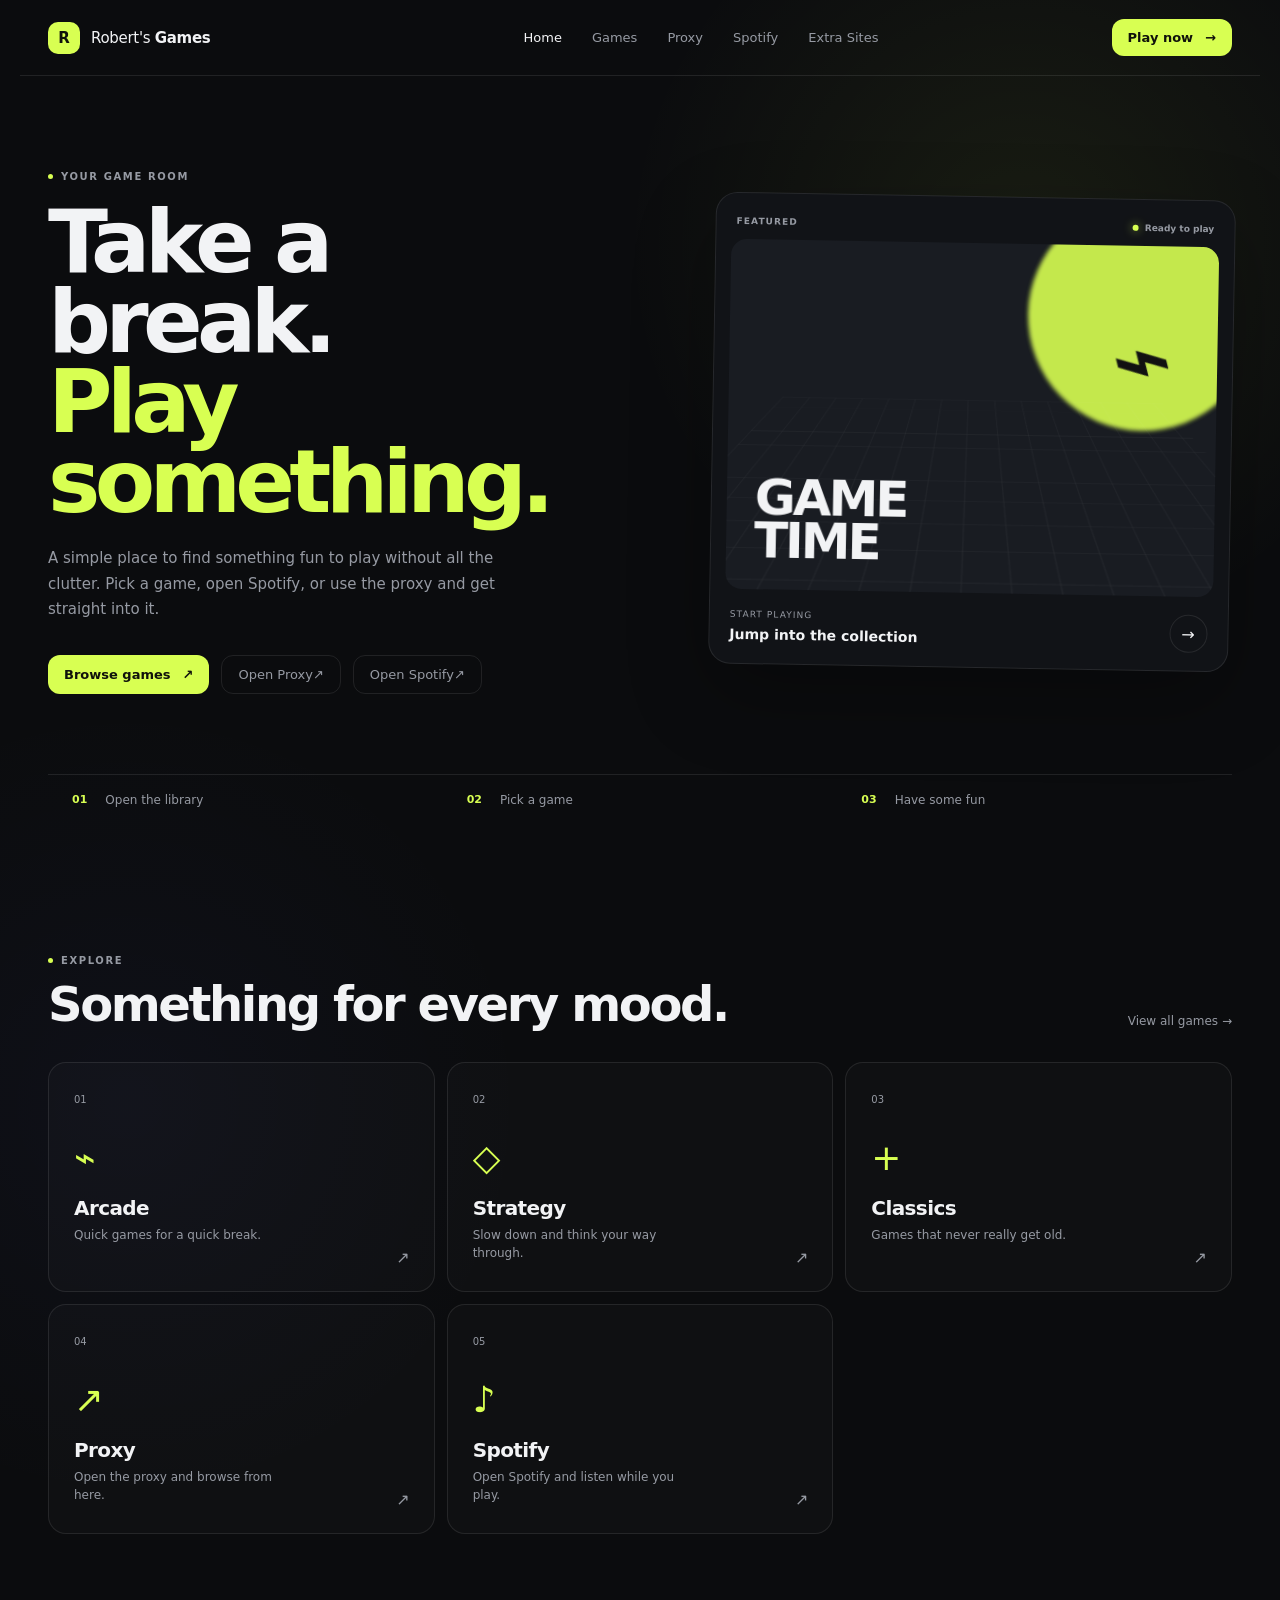
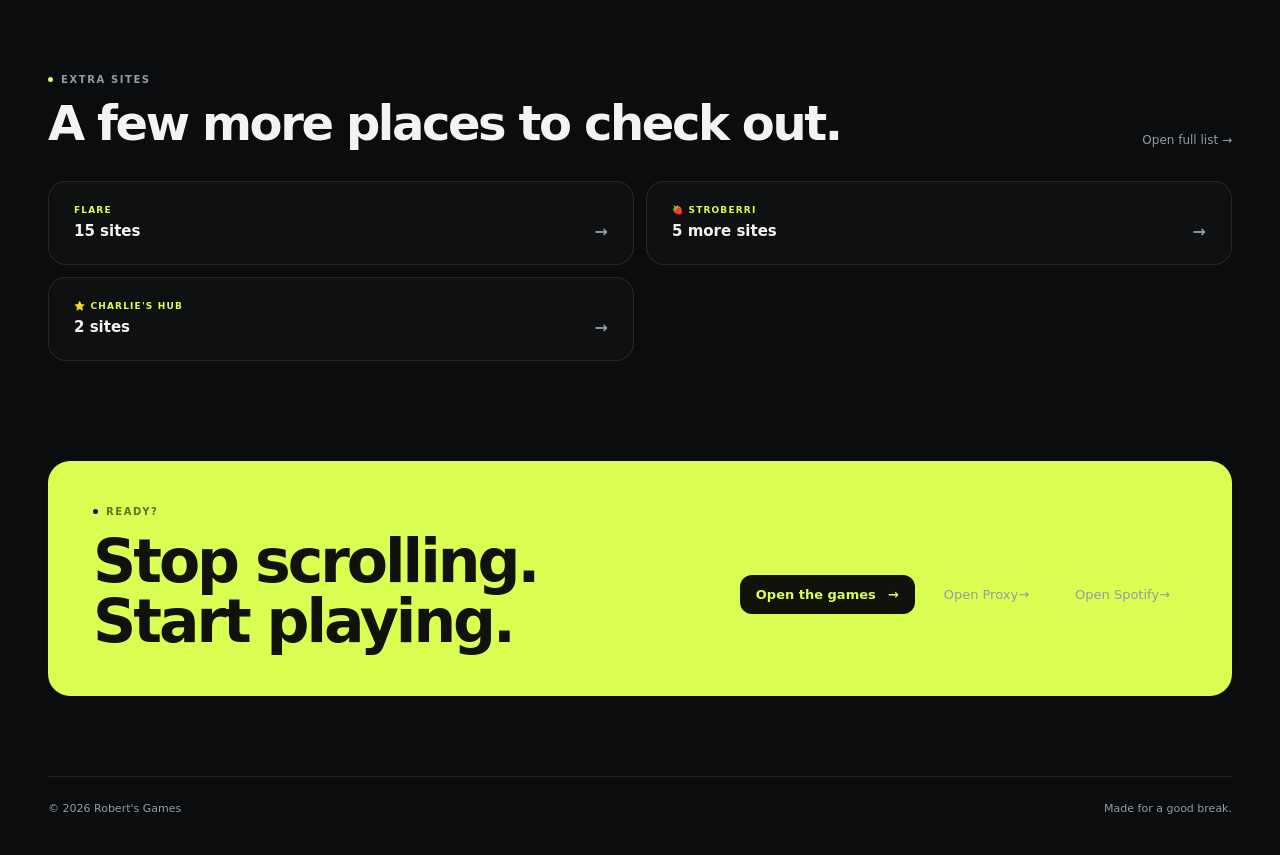
<file: index.html>
<!DOCTYPE html>
<html lang="en">
<head>
  <meta charset="UTF-8">
  <meta name="viewport" content="width=device-width, initial-scale=1.0">
  <meta name="description" content="Robert's Games — a clean, modern place to play.">
  <title>Robert's Games</title>
  <link rel="stylesheet" href="style.css">

  <script>
    (() => {
      const theme = localStorage.getItem("siteTheme") || "dark";
      document.documentElement.dataset.theme = theme;
    })();
  </script>
</head>

<body>

  <header class="topbar">

    <a class="brand" href="index.html" aria-label="Robert's Games home">
      <span class="brand-mark">R</span>
      <span>Robert's <b>Games</b></span>
    </a>

    <nav class="nav">
      <a class="active" href="index.html">Home</a>
      <a href="games.html">Games</a>
      <a href="proxybase.html">Proxy</a>
      <a href="Spotify.html">Spotify</a>
      <a href="extra-sites.html">Extra Sites</a>
    </nav>

    <a class="nav-button" href="games.html">
      Play now <span>→</span>
    </a>

  </header>


  <main>

    <!-- HERO -->
    <section class="hero">

      <div class="hero-copy">

        <div class="eyebrow">
          <span></span> YOUR GAME ROOM
        </div>

        <h1>
          Take a break.<br>
          <em>Play something.</em>
        </h1>

        <p class="hero-text">
          A simple place to find something fun to play without all the clutter.
          Pick a game, open Spotify, or use the proxy and get straight into it.
        </p>

        <div class="hero-actions">

          <a class="primary-button" href="games.html">
            Browse games <span>↗</span>
          </a>

          <a class="secondary-button" href="proxybase.html">
            Open Proxy <span>↗</span>
          </a>

          <a class="secondary-button" href="Spotify.html">
            Open Spotify <span>↗</span>
          </a>

        </div>

      </div>


      <div class="hero-card">

        <div class="card-top">
          <span>FEATURED</span>

          <span class="status">
            <i></i> Ready to play
          </span>
        </div>

        <div class="game-art">

          <div class="art-grid"></div>

          <div class="controller">
            ⌁
          </div>

          <div class="art-title">
            GAME<br>TIME
          </div>

        </div>

        <div class="featured-bottom">

          <div>
            <small>START PLAYING</small>
            <strong>Jump into the collection</strong>
          </div>

          <a href="games.html" aria-label="Open games">
            →
          </a>

        </div>

      </div>

    </section>


    <!-- STATS -->
    <section class="stats">

      <div>
        <strong>01</strong>
        <span>Open the library</span>
      </div>

      <div>
        <strong>02</strong>
        <span>Pick a game</span>
      </div>

      <div>
        <strong>03</strong>
        <span>Have some fun</span>
      </div>

    </section>


    <!-- EXPLORE -->
    <section id="featured" class="section">

      <div class="section-heading">

        <div>

          <div class="eyebrow">
            <span></span> EXPLORE
          </div>

          <h2>
            Something for every mood.
          </h2>

        </div>

        <a href="games.html" class="text-link">
          View all games →
        </a>

      </div>


      <div class="category-grid">

        <!-- GAMES -->
        <a class="category-card" href="games.html">

          <span class="category-number">
            01
          </span>

          <div class="category-icon">
            ⌁
          </div>

          <h3>
            Arcade
          </h3>

          <p>
            Quick games for a quick break.
          </p>

          <span class="arrow">
            ↗
          </span>

        </a>


        <!-- STRATEGY -->
        <a class="category-card" href="games.html">

          <span class="category-number">
            02
          </span>

          <div class="category-icon">
            ◇
          </div>

          <h3>
            Strategy
          </h3>

          <p>
            Slow down and think your way through.
          </p>

          <span class="arrow">
            ↗
          </span>

        </a>


        <!-- CLASSICS -->
        <a class="category-card" href="games.html">

          <span class="category-number">
            03
          </span>

          <div class="category-icon">
            +
          </div>

          <h3>
            Classics
          </h3>

          <p>
            Games that never really get old.
          </p>

          <span class="arrow">
            ↗
          </span>

        </a>


        <!-- PROXY -->
        <a class="category-card" href="proxybase.html">

          <span class="category-number">
            04
          </span>

          <div class="category-icon">
            ↗
          </div>

          <h3>
            Proxy
          </h3>

          <p>
            Open the proxy and browse from here.
          </p>

          <span class="arrow">
            ↗
          </span>

        </a>


        <!-- SPOTIFY -->
        <a class="category-card" href="Spotify.html">

          <span class="category-number">
            05
          </span>

          <div class="category-icon">
            ♪
          </div>

          <h3>
            Spotify
          </h3>

          <p>
            Open Spotify and listen while you play.
          </p>

          <span class="arrow">
            ↗
          </span>

        </a>

      </div>

    </section>


    <!-- EXTRA SITES -->
    <section class="section extra-section">

      <div class="section-heading">

        <div>

          <div class="eyebrow">
            <span></span> EXTRA SITES
          </div>

          <h2>
            A few more places to check out.
          </h2>

        </div>

        <a href="extra-sites.html" class="text-link">
          Open full list →
        </a>

      </div>


      <div class="site-strip">

        <a class="site-mini" href="extra-sites.html">

          <span>
            FLARE
          </span>

          <strong>
            15 sites
          </strong>

          <b>
            →
          </b>

        </a>


        <a class="site-mini" href="extra-sites.html">

          <span>
            🍓 STROBERRI
          </span>

          <strong>
            5 more sites
          </strong>

          <b>
            →
          </b>

        </a>


        <a class="site-mini" href="extra-sites.html">

          <span>
            ⭐ CHARLIE'S HUB
          </span>

          <strong>
            2 sites
          </strong>

          <b>
            →
          </b>

        </a>

      </div>

    </section>


    <!-- CALL OUT -->
    <section class="callout">

      <div>

        <div class="eyebrow">
          <span></span> READY?
        </div>

        <h2>
          Stop scrolling.<br>
          Start playing.
        </h2>

      </div>


      <div class="hero-actions">

        <a class="primary-button" href="games.html">
          Open the games <span>→</span>
        </a>

        <a class="secondary-button" href="proxybase.html">
          Open Proxy <span>→</span>
        </a>

        <a class="secondary-button" href="Spotify.html">
          Open Spotify <span>→</span>
        </a>

      </div>

    </section>

  </main>


  <footer>

    <span>
      © <span id="year"></span> Robert's Games
    </span>

    <span>
      Made for a good break.
    </span>

  </footer>


  <script src="script.js"></script>

</body>
</html>
</file>
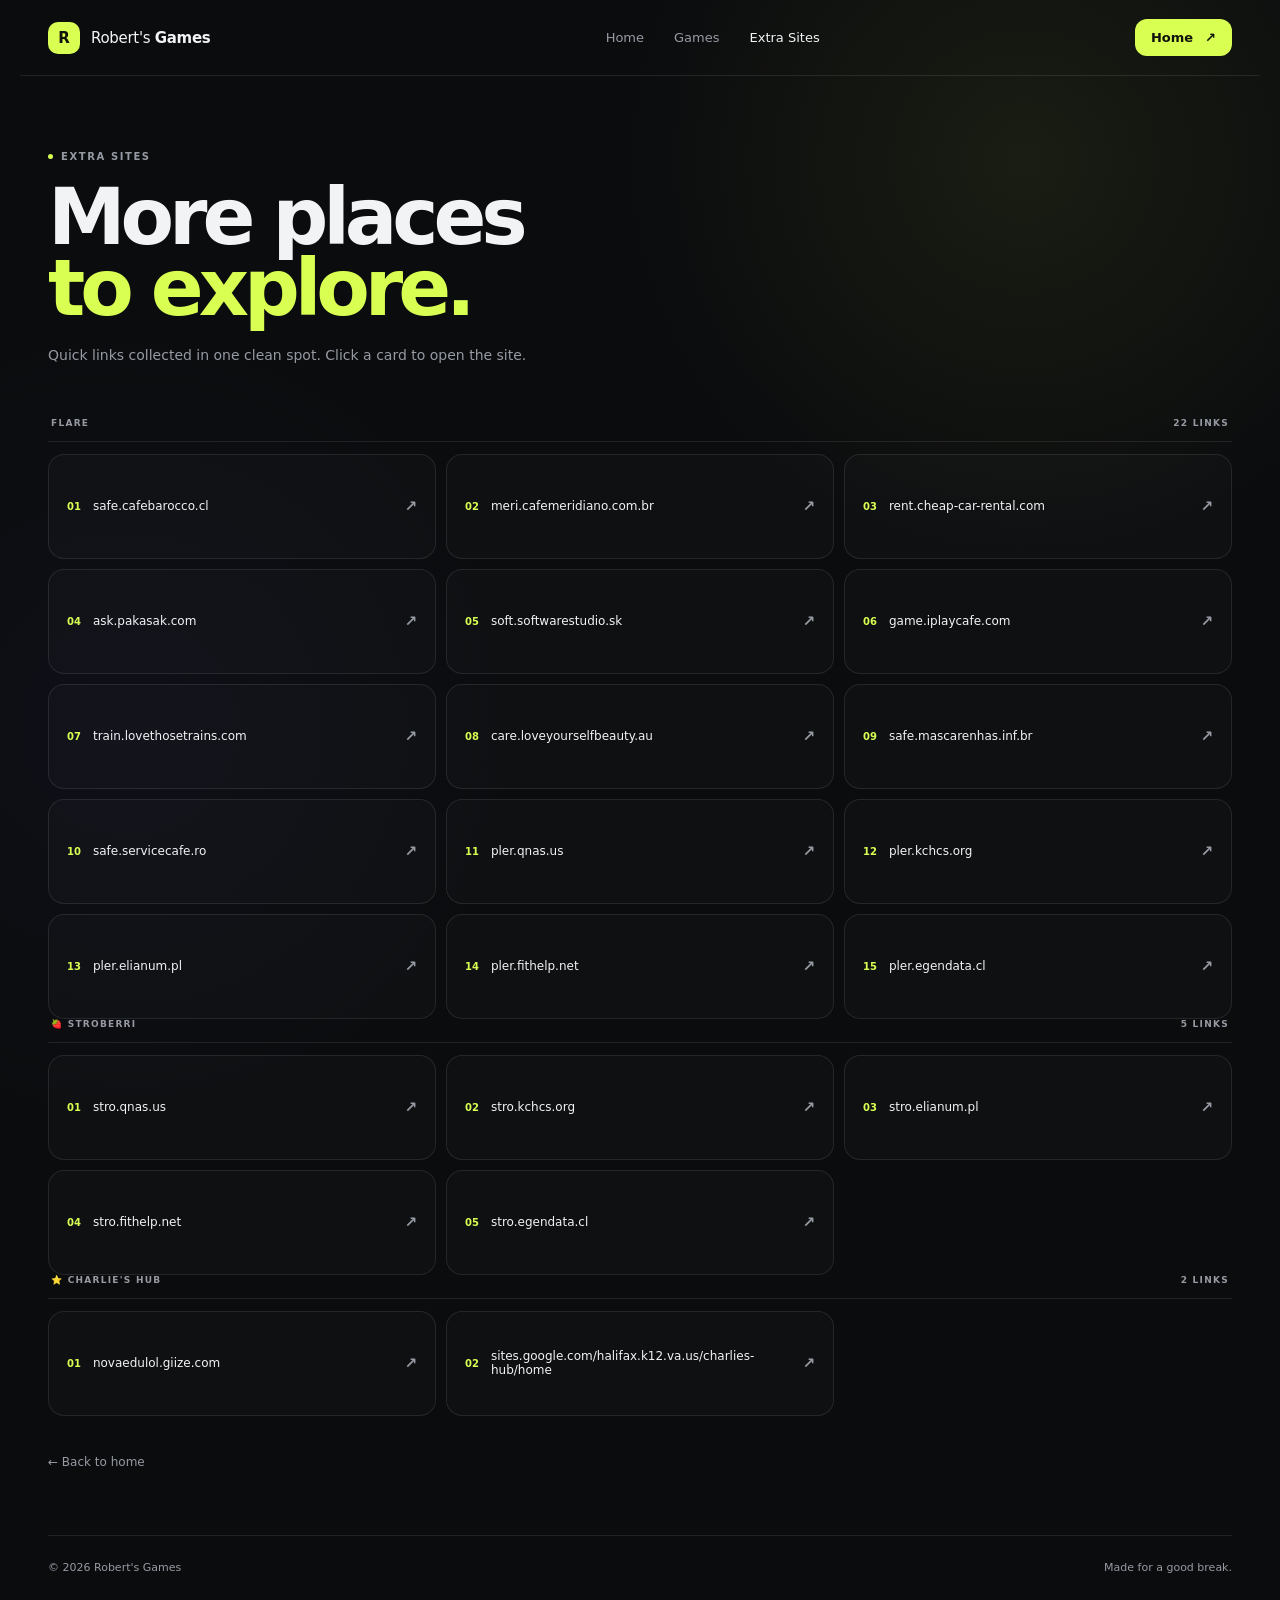
<file: extra-sites.html>
<!DOCTYPE html>
<html lang="en">
<head>
  <meta charset="UTF-8">
  <meta name="viewport" content="width=device-width, initial-scale=1.0">
  <meta name="description" content="Robert's Games — extra sites.">
  <title>Extra Sites — Robert's Games</title>
  <link rel="stylesheet" href="style.css">
  <script>
    (() => {
      const theme = localStorage.getItem("siteTheme") || "dark";
      document.documentElement.dataset.theme = theme;
    })();
  </script>
</head>
<body>
  <header class="topbar">
    <a class="brand" href="index.html">
      <span class="brand-mark">R</span>
      <span>Robert's <b>Games</b></span>
    </a>

    <nav class="nav">
      <a href="index.html">Home</a>
      <a href="games.html">Games</a>
      <a class="active" href="extra-sites.html">Extra Sites</a>
    </nav>

    <a class="nav-button" href="index.html">Home <span>↗</span></a>
  </header>

  <main>
    <section class="sites-head">
      <div class="eyebrow"><span></span> EXTRA SITES</div>
      <h1>More places<br><em>to explore.</em></h1>
      <p>Quick links collected in one clean spot. Click a card to open the site.</p>
    </section>

    <section class="sites-wrap">
      <div class="sites-label">
        <span>FLARE</span>
        <span>22 LINKS</span>
      </div>

      <div class="sites-grid">
        <a class="site-card" href="https://safe.cafebarocco.cl" target="_blank" rel="noopener noreferrer">
          <span class="site-index">01</span><span class="site-host">safe.cafebarocco.cl</span><b>↗</b>
        </a>
        <a class="site-card" href="https://meri.cafemeridiano.com.br" target="_blank" rel="noopener noreferrer">
          <span class="site-index">02</span><span class="site-host">meri.cafemeridiano.com.br</span><b>↗</b>
        </a>
        <a class="site-card" href="https://rent.cheap-car-rental.com" target="_blank" rel="noopener noreferrer">
          <span class="site-index">03</span><span class="site-host">rent.cheap-car-rental.com</span><b>↗</b>
        </a>
        <a class="site-card" href="https://ask.pakasak.com" target="_blank" rel="noopener noreferrer">
          <span class="site-index">04</span><span class="site-host">ask.pakasak.com</span><b>↗</b>
        </a>
        <a class="site-card" href="https://soft.softwarestudio.sk" target="_blank" rel="noopener noreferrer">
          <span class="site-index">05</span><span class="site-host">soft.softwarestudio.sk</span><b>↗</b>
        </a>
        <a class="site-card" href="https://game.iplaycafe.com" target="_blank" rel="noopener noreferrer">
          <span class="site-index">06</span><span class="site-host">game.iplaycafe.com</span><b>↗</b>
        </a>
        <a class="site-card" href="https://train.lovethosetrains.com" target="_blank" rel="noopener noreferrer">
          <span class="site-index">07</span><span class="site-host">train.lovethosetrains.com</span><b>↗</b>
        </a>
        <a class="site-card" href="https://care.loveyourselfbeauty.au" target="_blank" rel="noopener noreferrer">
          <span class="site-index">08</span><span class="site-host">care.loveyourselfbeauty.au</span><b>↗</b>
        </a>
        <a class="site-card" href="https://safe.mascarenhas.inf.br" target="_blank" rel="noopener noreferrer">
          <span class="site-index">09</span><span class="site-host">safe.mascarenhas.inf.br</span><b>↗</b>
        </a>
        <a class="site-card" href="https://safe.servicecafe.ro" target="_blank" rel="noopener noreferrer">
          <span class="site-index">10</span><span class="site-host">safe.servicecafe.ro</span><b>↗</b>
        </a>
        <a class="site-card" href="https://pler.qnas.us" target="_blank" rel="noopener noreferrer">
          <span class="site-index">11</span><span class="site-host">pler.qnas.us</span><b>↗</b>
        </a>
        <a class="site-card" href="https://pler.kchcs.org" target="_blank" rel="noopener noreferrer">
          <span class="site-index">12</span><span class="site-host">pler.kchcs.org</span><b>↗</b>
        </a>
        <a class="site-card" href="https://pler.elianum.pl" target="_blank" rel="noopener noreferrer">
          <span class="site-index">13</span><span class="site-host">pler.elianum.pl</span><b>↗</b>
        </a>
        <a class="site-card" href="https://pler.fithelp.net" target="_blank" rel="noopener noreferrer">
          <span class="site-index">14</span><span class="site-host">pler.fithelp.net</span><b>↗</b>
        </a>
        <a class="site-card" href="https://pler.egendata.cl" target="_blank" rel="noopener noreferrer">
          <span class="site-index">15</span><span class="site-host">pler.egendata.cl</span><b>↗</b>
        </a>
      </div>

      <div class="sites-label site-group-label">
        <span>🍓 STROBERRI</span>
        <span>5 LINKS</span>
      </div>

      <div class="sites-grid">
        <a class="site-card" href="https://stro.qnas.us" target="_blank" rel="noopener noreferrer">
          <span class="site-index">01</span><span class="site-host">stro.qnas.us</span><b>↗</b>
        </a>
        <a class="site-card" href="https://stro.kchcs.org" target="_blank" rel="noopener noreferrer">
          <span class="site-index">02</span><span class="site-host">stro.kchcs.org</span><b>↗</b>
        </a>
        <a class="site-card" href="https://stro.elianum.pl" target="_blank" rel="noopener noreferrer">
          <span class="site-index">03</span><span class="site-host">stro.elianum.pl</span><b>↗</b>
        </a>
        <a class="site-card" href="https://stro.fithelp.net" target="_blank" rel="noopener noreferrer">
          <span class="site-index">04</span><span class="site-host">stro.fithelp.net</span><b>↗</b>
        </a>
        <a class="site-card" href="https://stro.egendata.cl" target="_blank" rel="noopener noreferrer">
          <span class="site-index">05</span><span class="site-host">stro.egendata.cl</span><b>↗</b>
        </a>
      </div>

      <div class="sites-label site-group-label">
        <span>⭐ CHARLIE'S HUB</span>
        <span>2 LINKS</span>
      </div>

      <div class="sites-grid">
        <a class="site-card" href="http://novaedulol.giize.com/" target="_blank" rel="noopener noreferrer">
          <span class="site-index">01</span><span class="site-host">novaedulol.giize.com</span><b>↗</b>
        </a>
        <a class="site-card" href="https://sites.google.com/halifax.k12.va.us/charlies-hub/home" target="_blank" rel="noopener noreferrer">
          <span class="site-index">02</span><span class="site-host">sites.google.com/halifax.k12.va.us/charlies-hub/home</span><b>↗</b>
        </a>
      </div>
    </section>

    <div class="sites-back">
      <a href="index.html">← Back to home</a>
    </div>
  </main>

  <footer>
    <span>© <span id="year"></span> Robert's Games</span>
    <span>Made for a good break.</span>
  </footer>

  <script src="script.js"></script>
</body>
</html>
</file>
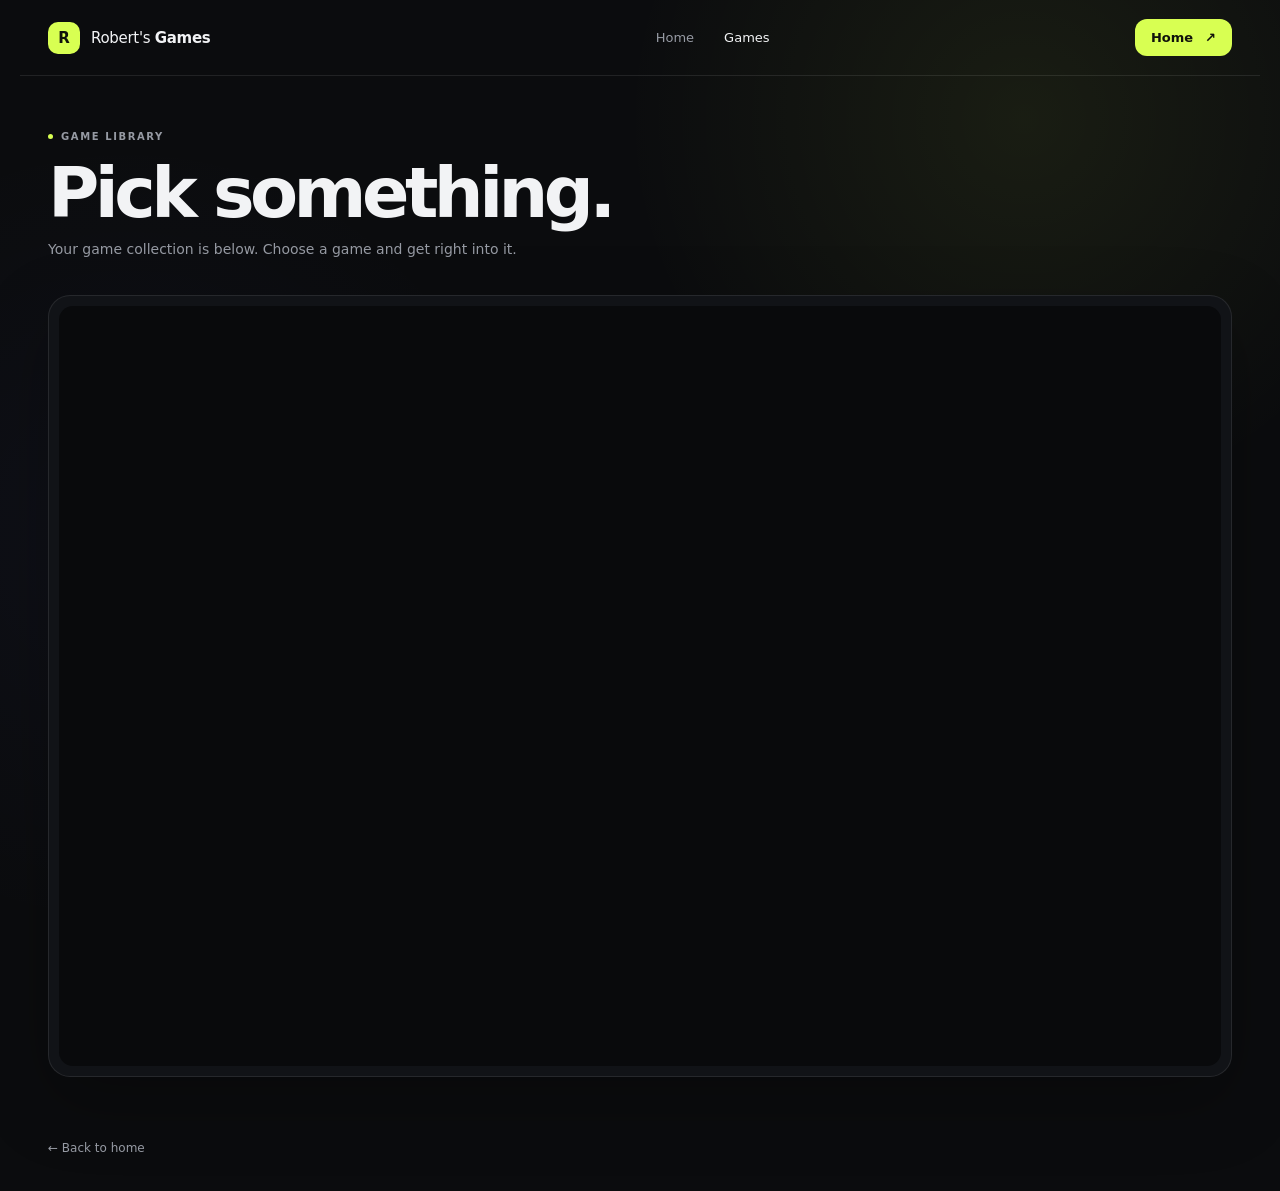
<file: games.html>
<!DOCTYPE html>
<html lang="en">
<head>
  <meta charset="UTF-8">
  <meta name="viewport" content="width=device-width, initial-scale=1.0">
  <meta name="description" content="Robert's Games — game library.">
  <title>Games — Robert's Games</title>
  <link rel="stylesheet" href="style.css">
  <script>
    (() => {
      const theme = localStorage.getItem("siteTheme") || "dark";
      document.documentElement.dataset.theme = theme;
    })();
  </script>
  <style>
    .games-page {
      min-height: calc(100vh - 76px);
      display: flex;
      flex-direction: column;
    }
    .games-head {
      width: min(1184px, calc(100% - 40px));
      margin: 0 auto;
      padding: 55px 0 25px;
    }
    .games-head h1 {
      font-size: clamp(42px, 6vw, 70px);
      margin-bottom: 12px;
    }
    .games-head p {
      color: var(--muted);
      margin: 0;
      max-width: 560px;
      line-height: 1.6;
      font-size: 14px;
    }
    .game-frame-wrap {
      width: min(1184px, calc(100% - 40px));
      margin: 10px auto 60px;
      padding: 10px;
      border: 1px solid var(--line);
      border-radius: 22px;
      background: var(--panel);
      box-shadow: 0 25px 70px rgba(0,0,0,.25);
      flex: 1;
    }
    .game-frame {
      display: block;
      width: 100%;
      min-height: 760px;
      height: calc(100vh - 235px);
      border: 0;
      border-radius: 14px;
      background: #090a0c;
    }
    .back-row {
      width: min(1184px, calc(100% - 40px));
      margin: 0 auto;
      padding-bottom: 35px;
    }
    .back-row a {
      color: var(--muted);
      font-size: 12px;
    }
    .back-row a:hover { color: var(--text); }
    @media (max-width: 700px) {
      .game-frame { min-height: 650px; height: 75vh; }
      .games-head { padding-top: 40px; }
    }
  </style>
</head>
<body>
  <header class="topbar">
    <a class="brand" href="index.html">
      <span class="brand-mark">R</span>
      <span>Robert's <b>Games</b></span>
    </a>
    <nav class="nav">
      <a href="index.html">Home</a>
      <a class="active" href="games.html">Games</a>
    </nav>
    <a class="nav-button" href="index.html">Home <span>↗</span></a>
  </header>

  <main class="games-page">
    <section class="games-head">
      <div class="eyebrow"><span></span> GAME LIBRARY</div>
      <h1>Pick something.</h1>
      <p>Your game collection is below. Choose a game and get right into it.</p>
    </section>

    <section class="game-frame-wrap" aria-label="Game library">
      <iframe
        class="game-frame"
        src="https://thatoneguy-67.github.io/Games/"
        title="Robert's Games"
        allowfullscreen>
      </iframe>
    </section>

    <div class="back-row">
      <a href="index.html">← Back to home</a>
    </div>
  </main>

  <script src="script.js"></script>
</body>
</html>
</file>
<file: style.css>
:root {
  --bg: #0b0c0e;
  --panel: #111317;
  --panel-2: #16181d;
  --text: #f2f3f5;
  --muted: #969aa3;
  --line: rgba(255,255,255,.09);
  --accent: #d8ff52;
  --accent-text: #10120b;
  --radius: 22px;
}

* { box-sizing: border-box; }

html { scroll-behavior: smooth; }

body {
  margin: 0;
  min-height: 100vh;
  background:
    radial-gradient(circle at 80% 10%, rgba(216,255,82,.07), transparent 25rem),
    radial-gradient(circle at 10% 45%, rgba(100,110,255,.045), transparent 25rem),
    var(--bg);
  color: var(--text);
  font-family: Inter, ui-sans-serif, system-ui, -apple-system, BlinkMacSystemFont, "Segoe UI", sans-serif;
  -webkit-font-smoothing: antialiased;
}

a { color: inherit; text-decoration: none; }

.topbar {
  height: 76px;
  max-width: 1240px;
  margin: 0 auto;
  padding: 0 28px;
  display: flex;
  align-items: center;
  justify-content: space-between;
  border-bottom: 1px solid var(--line);
}

.brand {
  display: flex;
  align-items: center;
  gap: 11px;
  font-size: 15px;
  letter-spacing: -.02em;
}

.brand b { font-weight: 700; }

.brand-mark {
  width: 32px;
  height: 32px;
  display: grid;
  place-items: center;
  border-radius: 10px;
  background: var(--accent);
  color: var(--accent-text);
  font-weight: 900;
}

.nav { display: flex; gap: 30px; margin-left: 80px; }

.nav a {
  color: var(--muted);
  font-size: 13px;
  transition: color .2s ease;
}

.nav a:hover, .nav a.active { color: var(--text); }

.nav-button, .primary-button {
  display: inline-flex;
  align-items: center;
  gap: 12px;
  padding: 11px 16px;
  border-radius: 12px;
  background: var(--accent);
  color: var(--accent-text);
  font-size: 13px;
  font-weight: 750;
  transition: transform .2s ease, filter .2s ease;
}

.nav-button:hover, .primary-button:hover {
  transform: translateY(-2px);
  filter: brightness(1.05);
}

.hero {
  max-width: 1240px;
  margin: 0 auto;
  padding: 95px 28px 80px;
  display: grid;
  grid-template-columns: 1.05fr .95fr;
  gap: 90px;
  align-items: center;
}

.eyebrow {
  display: flex;
  align-items: center;
  gap: 8px;
  color: var(--muted);
  font-size: 10px;
  font-weight: 800;
  letter-spacing: .16em;
}

.eyebrow span {
  width: 5px;
  height: 5px;
  border-radius: 50%;
  background: var(--accent);
}

h1 {
  margin: 20px 0 24px;
  font-size: clamp(52px, 7vw, 88px);
  line-height: .91;
  letter-spacing: -.065em;
  font-weight: 800;
}

h1 em {
  color: var(--accent);
  font-style: normal;
}

.hero-text {
  max-width: 480px;
  color: var(--muted);
  line-height: 1.7;
  font-size: 15px;
}

.hero-actions {
  display: flex;
  gap: 12px;
  margin-top: 32px;
  flex-wrap: wrap;
}

.secondary-button {
  display: inline-flex;
  align-items: center;
  padding: 11px 16px;
  border: 1px solid var(--line);
  border-radius: 12px;
  color: var(--muted);
  font-size: 13px;
  transition: border-color .2s ease, color .2s ease;
}

.secondary-button:hover { border-color: rgba(255,255,255,.2); color: var(--text); }

.hero-card {
  background: var(--panel);
  border: 1px solid var(--line);
  border-radius: var(--radius);
  padding: 15px;
  box-shadow: 0 30px 80px rgba(0,0,0,.28);
  transform: rotate(1deg);
  transition: transform .4s ease;
}

.hero-card:hover { transform: rotate(0deg) translateY(-4px); }

.card-top {
  display: flex;
  justify-content: space-between;
  padding: 8px 5px 13px;
  color: var(--muted);
  font-size: 9px;
  font-weight: 800;
  letter-spacing: .12em;
}

.status { display: flex; align-items: center; gap: 6px; letter-spacing: 0; font-weight: 600; }

.status i {
  width: 6px; height: 6px; border-radius: 50%;
  background: var(--accent);
  box-shadow: 0 0 10px rgba(216,255,82,.6);
}

.game-art {
  height: 350px;
  border-radius: 16px;
  overflow: hidden;
  position: relative;
  background: #191c22;
  display: flex;
  align-items: flex-end;
  padding: 28px;
}

.art-grid {
  position: absolute; inset: 0;
  background-image:
    linear-gradient(rgba(255,255,255,.05) 1px, transparent 1px),
    linear-gradient(90deg, rgba(255,255,255,.05) 1px, transparent 1px);
  background-size: 34px 34px;
  transform: perspective(400px) rotateX(45deg) scale(1.5);
  transform-origin: bottom;
  opacity: .6;
}

.game-art::before {
  content: "";
  position: absolute;
  width: 230px; height: 230px;
  border-radius: 50%;
  right: -40px; top: -45px;
  background: var(--accent);
  filter: blur(2px);
  opacity: .9;
}

.controller {
  position: absolute;
  right: 45px;
  top: 55px;
  font-size: 100px;
  font-weight: 100;
  color: #111;
  transform: rotate(-15deg);
}

.art-title {
  position: relative;
  z-index: 2;
  font-size: 50px;
  line-height: .85;
  font-weight: 900;
  letter-spacing: -.06em;
}

.featured-bottom {
  display: flex;
  align-items: center;
  justify-content: space-between;
  padding: 18px 5px 3px;
}

.featured-bottom small {
  display: block;
  color: var(--muted);
  font-size: 9px;
  letter-spacing: .12em;
  margin-bottom: 5px;
}

.featured-bottom strong { font-size: 14px; }

.featured-bottom > a {
  width: 38px; height: 38px;
  display: grid; place-items: center;
  border: 1px solid var(--line);
  border-radius: 50%;
  transition: background .2s ease;
}

.featured-bottom > a:hover { background: var(--accent); color: var(--accent-text); }

.stats {
  max-width: 1184px;
  margin: 0 auto;
  padding: 0 0 90px;
  display: grid;
  grid-template-columns: repeat(3, 1fr);
}

.stats div {
  padding: 18px 24px;
  border-top: 1px solid var(--line);
  display: flex;
  align-items: center;
  gap: 18px;
}

.stats strong { color: var(--accent); font-size: 11px; }
.stats span { color: var(--muted); font-size: 12px; }

.section {
  max-width: 1184px;
  margin: 0 auto;
  padding: 40px 0 100px;
}

.section-heading {
  display: flex;
  align-items: flex-end;
  justify-content: space-between;
  margin-bottom: 34px;
}

h2 {
  margin: 14px 0 0;
  font-size: clamp(30px, 4vw, 48px);
  letter-spacing: -.05em;
  line-height: 1;
}

.text-link { color: var(--muted); font-size: 12px; }
.text-link:hover { color: var(--text); }

.category-grid {
  display: grid;
  grid-template-columns: repeat(3, 1fr);
  gap: 12px;
}

.category-card {
  min-height: 230px;
  position: relative;
  padding: 25px;
  border: 1px solid var(--line);
  border-radius: 18px;
  background: rgba(255,255,255,.018);
  transition: transform .25s ease, background .25s ease, border-color .25s ease;
}

.category-card:hover {
  transform: translateY(-5px);
  background: var(--panel);
  border-color: rgba(216,255,82,.22);
}

.category-number { color: var(--muted); font-size: 10px; }

.category-icon {
  margin-top: 30px;
  font-size: 36px;
  color: var(--accent);
}

.category-card h3 { margin: 18px 0 6px; font-size: 20px; letter-spacing: -.03em; }
.category-card p { margin: 0; color: var(--muted); font-size: 12px; line-height: 1.5; max-width: 220px; }

.arrow { position: absolute; right: 24px; bottom: 24px; color: var(--muted); }

.callout {
  max-width: 1184px;
  margin: 0 auto 80px;
  padding: 45px;
  border-radius: var(--radius);
  background: var(--accent);
  color: var(--accent-text);
  display: flex;
  align-items: center;
  justify-content: space-between;
}

.callout .eyebrow { color: rgba(16,18,11,.6); }
.callout .eyebrow span { background: var(--accent-text); }
.callout h2 { font-size: clamp(35px, 5vw, 60px); }
.callout .primary-button { background: var(--accent-text); color: var(--accent); }

footer {
  max-width: 1184px;
  margin: 0 auto;
  padding: 25px 0 40px;
  border-top: 1px solid var(--line);
  display: flex;
  justify-content: space-between;
  color: var(--muted);
  font-size: 11px;
}

@media (max-width: 900px) {
  .hero { grid-template-columns: 1fr; gap: 45px; padding-top: 65px; }
  .nav { margin-left: 0; }
  .hero-card { max-width: 600px; }
  .section, .callout, footer, .stats { margin-left: 20px; margin-right: 20px; }
}

@media (max-width: 620px) {
  .topbar { padding: 0 18px; }
  .nav { display: none; }
  .hero { padding: 55px 20px 60px; }
  h1 { font-size: 54px; }
  .game-art { height: 270px; }
  .art-title { font-size: 40px; }
  .stats { grid-template-columns: 1fr; padding-bottom: 50px; }
  .category-grid { grid-template-columns: 1fr; }
  .section { padding-bottom: 65px; }
  .section-heading { align-items: flex-start; gap: 20px; flex-direction: column; }
  .callout { margin-bottom: 50px; padding: 30px; flex-direction: column; align-items: flex-start; gap: 30px; }
  footer { margin: 0 20px; gap: 20px; flex-direction: column; }
}


.site-strip {
  display: grid;
  grid-template-columns: repeat(2, 1fr);
  gap: 12px;
}

.site-mini {
  padding: 23px 25px;
  border: 1px solid var(--line);
  border-radius: 18px;
  background: rgba(255,255,255,.018);
  display: grid;
  grid-template-columns: 1fr auto;
  gap: 7px;
  transition: .25s ease;
}

.site-mini:hover {
  background: var(--panel);
  border-color: rgba(216,255,82,.22);
  transform: translateY(-3px);
}

.site-mini span {
  grid-column: 1 / -1;
  color: var(--accent);
  font-size: 9px;
  font-weight: 800;
  letter-spacing: .13em;
}

.site-mini strong { font-size: 15px; }
.site-mini b { align-self: center; color: var(--muted); }

.sites-head {
  width: min(1184px, calc(100% - 40px));
  margin: 0 auto;
  padding: 75px 0 50px;
}

.sites-head h1 {
  margin: 20px 0;
  font-size: clamp(48px, 7vw, 78px);
}

.sites-head h1 em { color: var(--accent); font-style: normal; }
.sites-head p { margin: 0; color: var(--muted); font-size: 14px; line-height: 1.7; }

.sites-wrap {
  width: min(1184px, calc(100% - 40px));
  margin: 0 auto 35px;
}

.sites-label {
  padding: 0 3px 13px;
  display: flex;
  justify-content: space-between;
  color: var(--muted);
  font-size: 9px;
  font-weight: 800;
  letter-spacing: .14em;
  border-bottom: 1px solid var(--line);
}

.sites-grid {
  display: grid;
  grid-template-columns: repeat(3, 1fr);
  gap: 10px;
  margin-top: 12px;
}

.site-card {
  min-height: 105px;
  padding: 18px;
  border: 1px solid var(--line);
  border-radius: 16px;
  background: rgba(255,255,255,.018);
  display: grid;
  grid-template-columns: auto 1fr auto;
  align-items: center;
  gap: 12px;
  transition: transform .22s ease, background .22s ease, border-color .22s ease;
}

.site-card:hover {
  transform: translateY(-3px);
  background: var(--panel);
  border-color: rgba(216,255,82,.25);
}

.site-index { color: var(--accent); font-size: 10px; font-weight: 800; }
.site-host { color: var(--text); font-size: 12px; overflow-wrap: anywhere; }
.site-card b { color: var(--muted); font-size: 15px; }

.sites-back {
  width: min(1184px, calc(100% - 40px));
  margin: 0 auto;
  padding-bottom: 65px;
}

.sites-back a { color: var(--muted); font-size: 12px; }
.sites-back a:hover { color: var(--text); }

@media (max-width: 900px) {
  .sites-grid { grid-template-columns: repeat(2, 1fr); }
}

@media (max-width: 620px) {
  .site-strip, .sites-grid { grid-template-columns: 1fr; }
  .sites-head { padding-top: 50px; }
}
</file>
